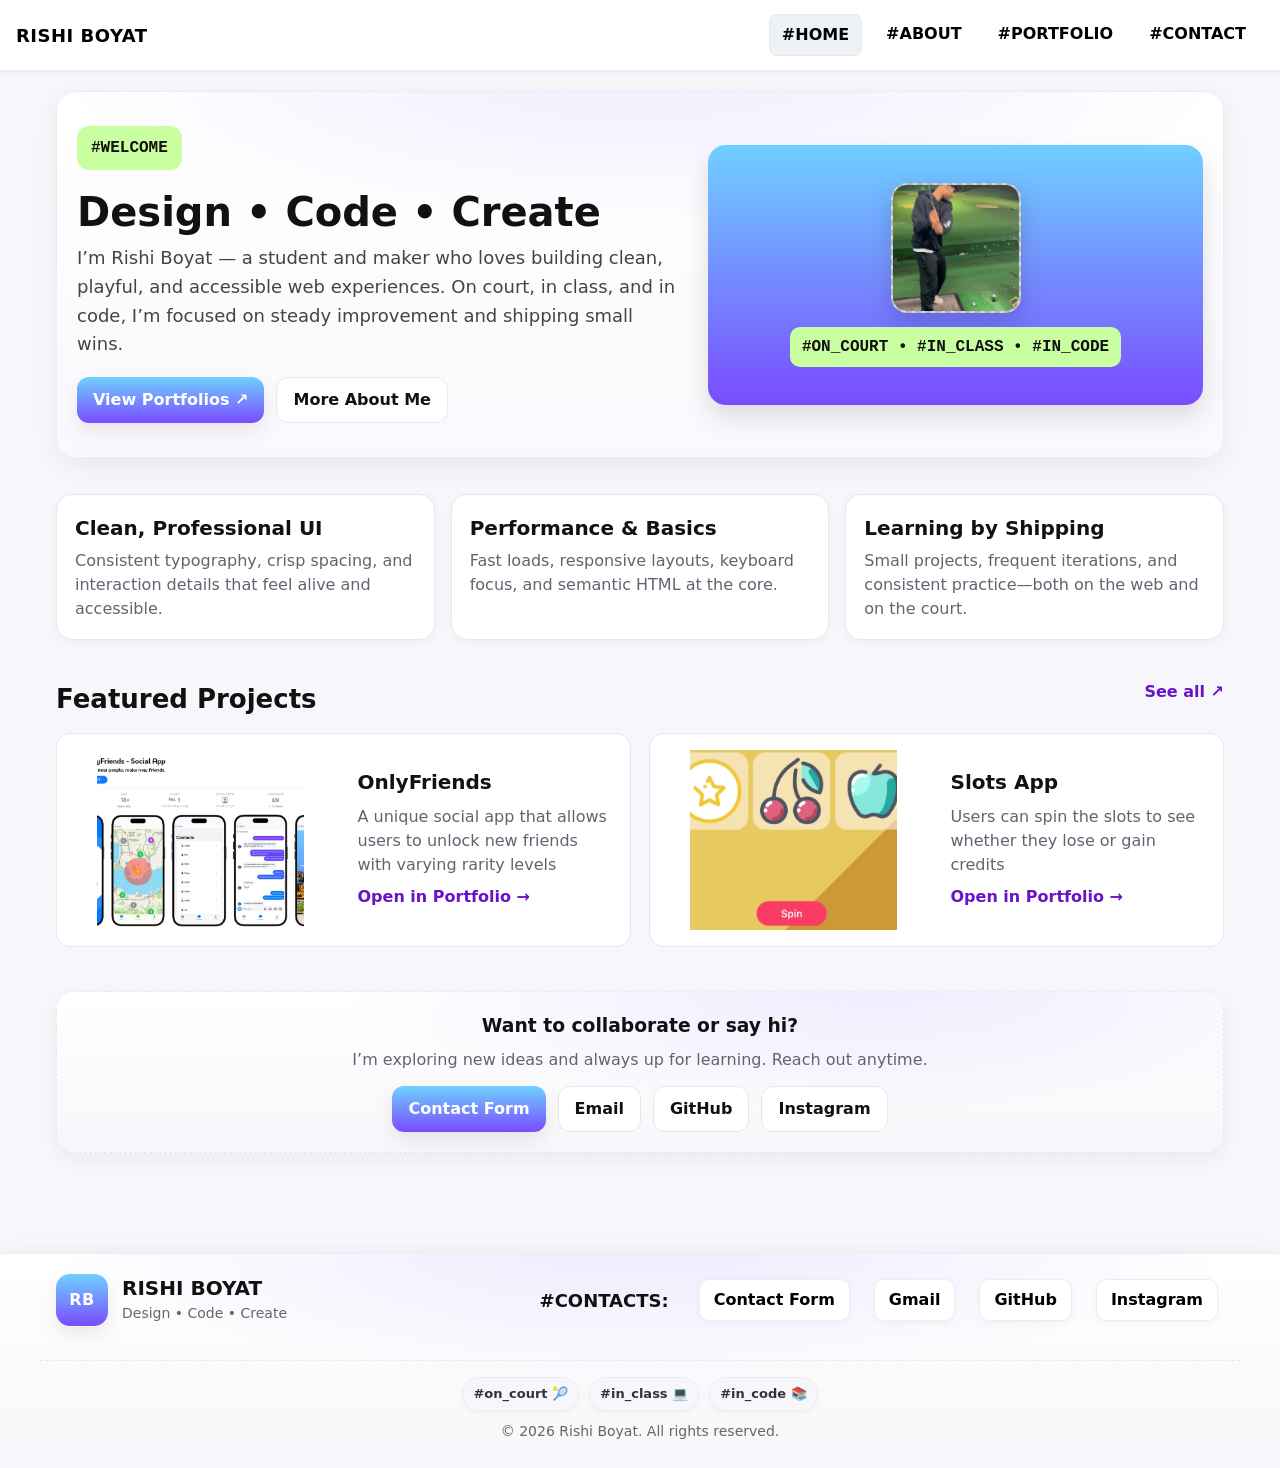
<file: index.html>
<!DOCTYPE html>
<html lang="en">
<head>
  <meta charset="UTF-8" />
  <meta name="viewport" content="width=device-width, initial-scale=1.0"/>
  <title>#HOME</title>
  <link rel="stylesheet" href="style.css" />
  <style>
    :root{
      --bg:#f7f7fb;
      --card:#ffffff;
      --ink:#111;
      --muted:#5f6570;
      --brand:#6a11cb;
      --brand-2:#cfffb1;
      --ring:#e6e6ef;
      --shadow:0 12px 28px rgba(0,0,0,.08);
      --radius:16px;
    }
    /* Page wrapper */
    .home-wrap{
      max-width: 1200px;
      margin: 0 auto;
      padding: 20px 16px 60px;
    }

    /* Hero */
    .hero{
      position: relative;
      background:
        radial-gradient(1000px 280px at 50% -10%, rgba(165,143,255,.18), transparent 60%),
        linear-gradient(180deg, #ffffff 0%, #f9f9fd 100%);
      border: 1px solid #ececf3;
      box-shadow: 0 8px 26px rgba(0,0,0,.06);
      border-radius: 20px;
      padding: 34px 20px;
      overflow: hidden;
    }
    .hero-inner{
      display: grid;
      grid-template-columns: 1.1fr 0.9fr;
      gap: 26px;
      align-items: center;
    }
    @media (max-width: 900px){
      .hero-inner{ grid-template-columns: 1fr; }
    }
    .hero-badge{
      display:inline-block;
      background:#c9ffa0;
      color:#111;
      border-radius: 12px;
      padding: 10px 14px;
      font-weight: 800;
      font-family: ui-monospace, Menlo, Consolas, monospace;
      margin-bottom: 12px;
    }
    .hero h1{
      margin: 8px 0 10px;
      font-size: 40px;
      line-height: 1.1;
    }
    .hero p.lead{
      margin: 0 0 18px;
      color:#444;
      font-size: 18px;
      line-height: 1.6;
      max-width: 60ch;
    }
    .hero-cta{
      display:flex; gap:12px; flex-wrap: wrap;
    }
    .btn{
      appearance:none; border:1px solid var(--ring);
      background:#fff; color:#111; font-weight:700;
      padding:10px 16px; border-radius:12px; cursor:pointer;
      text-decoration:none; display:inline-flex; align-items:center; gap:8px;
      transition: background-color .2s, color .2s, transform .2s, box-shadow .2s;
    }
    .btn:hover{ background: var(--brand-2); color: var(--brand); transform: translateY(-2px); box-shadow: 0 6px 16px rgba(0,0,0,.08); }
    .btn.primary{
      background: linear-gradient(180deg, #6fd0ff, #7a4bff);
      color:#fff; border: none; box-shadow: 0 8px 20px rgba(0,0,0,.08);
    }
    .btn.primary:hover{ filter: brightness(1.05); transform: translateY(-2px); }

    .hero-card{
      background: linear-gradient(180deg, #6fd0ff, #7a4bff);
      color:#fff; border-radius: 18px;
      padding: 26px; min-height: 260px;
      display:flex; flex-direction:column; align-items:center; justify-content:center;
      box-shadow: 0 12px 26px rgba(0,0,0,.12);
      text-align:center;
      position: relative;
    }
    .hero-avatar{
      width:130px; height:130px; border-radius:16px;
      background:#d9d9d9; border:2px dashed rgba(0,0,0,.15);
      display:flex; align-items:center; justify-content:center;
      box-shadow: 0 10px 24px rgba(0,0,0,.15);
      margin-bottom:14px;
      overflow:hidden;
    }
    /* Ensure hero image fills the frame cleanly */
    .hero-avatar img{
      width:100%; height:100%; object-fit: cover; display:block;
    }
    .hero-chip{
      display:inline-block; background:#c9ffa0; color:#111;
      border-radius:10px; padding:8px 12px; font-weight:800; font-family: ui-monospace, Menlo, Consolas, monospace;
    }

    /* Highlights (three cards) */
    .highlights{
      margin-top: 36px;
      display:grid; gap:16px;
      grid-template-columns: 1fr;
    }
    @media (min-width: 820px){
      .highlights{ grid-template-columns: repeat(3, 1fr); }
    }
    .tile{
      background:#fff; border:1px solid var(--ring); border-radius: var(--radius);
      box-shadow: 0 2px 10px rgba(0,0,0,.04);
      padding: 18px;
      transition: transform .2s ease, box-shadow .2s ease, border-color .2s ease;
    }
    .tile:hover{ transform: translateY(-4px); border-color:#d7d7ec; box-shadow: var(--shadow); }
    .tile h3{ margin:0 0 6px; font-size:20px;}
    .tile p{ margin:0; color:var(--muted); }

    /* Featured projects preview */
    .featured{
      margin-top: 40px;
    }
    .featured-head{
      display:flex; align-items:baseline; justify-content:space-between; gap:12px;
      margin-bottom: 14px;
    }
    .featured-head h2{ margin:0; font-size:26px;}
    .featured-grid{
      display:grid; gap:18px; grid-template-columns: 1fr;
    }
    @media (min-width: 860px){
      .featured-grid{ grid-template-columns: 1fr 1fr; }
    }
    .fcard{
      background:#fff; border:1px solid var(--ring); border-radius: 14px; overflow:hidden;
      display:grid; grid-template-columns: 1fr 1fr; min-height: 200px;
      transition: transform .2s ease, box-shadow .2s ease, border-color .2s ease;
    }
    .fcard:hover{ transform: translateY(-4px); border-color:#d7d7ec; box-shadow: var(--shadow); }
    @media (max-width: 680px){
      .fcard{ grid-template-columns: 1fr; }
    }
    .fmedia{ background:#e9ecf3; min-height: 180px; }
    .fmedia img{ width:100%; height:100%; object-fit: cover; display:block; }
    .fbody{ padding: 14px; display:flex; flex-direction:column; gap:8px; justify-content:center; }
    .fbody h3{ margin:0; font-size:20px; }
    .fbody p{ margin:0; color:var(--muted); }
    .mini-link{
      align-self:flex-start; font-weight:800; color:var(--brand); text-decoration:none;
      border-bottom: 2px solid transparent; padding-bottom:2px;
      transition: color .2s, border-color .2s, transform .2s;
    }
    .mini-link:hover{ color:#4d0fb2; border-color:#c9b6ff; transform: translateY(-1px); }

    /* CTA strip */
    .cta-strip{
      margin-top: 44px;
      background:
        radial-gradient(900px 220px at 70% -10%, rgba(165,143,255,.18), transparent 60%),
        linear-gradient(180deg, #ffffff 0%, #f7f7fb 100%);
      border: 1px dashed #e6e6ef;
      border-radius: 18px;
      padding: 20px;
      text-align: center;
      box-shadow: 0 6px 18px rgba(0,0,0,.05);
    }
    .cta-strip h3{ margin: 0 0 8px; }
    .cta-strip p{ margin: 0 0 14px; color: var(--muted); }
    .cta-actions{ display:flex; gap:12px; justify-content:center; flex-wrap: wrap; }

    /* Accessibility focus */
    a:focus-visible, button:focus-visible{
      outline: 3px solid #a7d3ff;
      outline-offset: 2px;
      border-radius: 8px;
    }
  </style>
</head>
<body>
<header>
  <h1>RISHI BOYAT</h1>
  <nav>
    <a href="index.html" class="active">#HOME</a>
    <a href="about.html">#ABOUT</a>
    <a href="portfolios.html">#PORTFOLIO</a>
    <a href="contact.html">#CONTACT</a>
  </nav>
</header>

<main class="home-wrap" aria-label="Home">
  <!-- Hero -->
  <section class="hero" aria-labelledby="hero-title">
    <div class="hero-inner">
      <div>
        <span class="hero-badge">#WELCOME</span>
        <h1 id="hero-title">Design • Code • Create</h1>
        <p class="lead">
          I’m Rishi Boyat — a student and maker who loves building clean, playful, and accessible web experiences.
          On court, in class, and in code, I’m focused on steady improvement and shipping small wins.
        </p>
        <div class="hero-cta">
          <a class="btn primary" href="portfolios.html">View Portfolios ↗</a>
          <a class="btn" href="about.html">More About Me</a>
        </div>
      </div>
      <aside class="hero-card" aria-label="Quick profile">
        <!-- Replace the src with your avatar URL -->
        <div class="hero-avatar" role="img" aria-label="Profile image">
          <img src="292A24C2-0A14-4BED-9554-617AEAA134FA.png" alt="Rishi Boyat profile photo">
        </div>
        <div class="hero-chip">#ON_COURT • #IN_CLASS • #IN_CODE</div>
      </aside>
    </div>
  </section>

  <!-- Highlights -->
  <section class="highlights" aria-label="Highlights">
    <article class="tile">
      <h3>Clean, Professional UI</h3>
      <p>Consistent typography, crisp spacing, and interaction details that feel alive and accessible.</p>
    </article>
    <article class="tile">
      <h3>Performance & Basics</h3>
      <p>Fast loads, responsive layouts, keyboard focus, and semantic HTML at the core.</p>
    </article>
    <article class="tile">
      <h3>Learning by Shipping</h3>
      <p>Small projects, frequent iterations, and consistent practice—both on the web and on the court.</p>
    </article>
  </section>

  <!-- Featured projects preview -->
  <section class="featured" aria-labelledby="feat-title">
    <div class="featured-head">
      <h2 id="feat-title">Featured Projects</h2>
      <a class="mini-link" href="portfolios.html" aria-label="Go to Portfolio">See all ↗</a>
    </div>

    <div class="featured-grid">
      <!-- Card A -->
      <article class="fcard">
        <figure class="fmedia">
          <!-- Replace with your project image URL -->
          <img src="Screenshot 2025-10-21 at 6.51.44 PM.png" alt="OnlyFriends preview">
        </figure>
        <div class="fbody">
          <h3>OnlyFriends</h3>
          <p>A unique social app that allows users to unlock new friends with varying rarity levels</p>
          <a class="mini-link" href="portfolios.html#onlyfriends">Open in Portfolio →</a>
        </div>
      </article>

      <!-- Card B -->
      <article class="fcard">
        <figure class="fmedia">
          <!-- Replace with your project image URL -->
          <img src="Screenshot 2025-10-26 at 5.23.07 PM.png" alt="Slots App preview">
        </figure>
        <div class="fbody">
          <h3>Slots App</h3>
          <p>Users can spin the slots to see whether they lose or gain credits</p>
          <a class="mini-link" href="portfolios.html#slots">Open in Portfolio →</a>
        </div>
      </article>
    </div>
  </section>

  <!-- CTA -->
  <section class="cta-strip" aria-labelledby="cta-title">
    <h3 id="cta-title">Want to collaborate or say hi?</h3>
    <p>I’m exploring new ideas and always up for learning. Reach out anytime.</p>
    <div class="cta-actions">
      <a class="btn primary" href="contact.html">Contact Form</a>
      <a class="btn" href="mailto:rishi.boyat@gmail.com">Email</a>
      <a class="btn" href="https://github.com/KingRB04122009" target="_blank" rel="noopener noreferrer">GitHub</a>
      <a class="btn" href="https://instagram.com/rishiboyat12" target="_blank" rel="noopener noreferrer">Instagram</a>
    </div>
  </section>
</main>

<footer class="site-footer">
  <div class="footer-inner">
    <!-- Brand block -->
    <div class="footer-brand">
      <div class="brand-badge">RB</div>
      <div class="brand-meta">
        <h3>RISHI BOYAT</h3>
        <p>Design • Code • Create</p>
      </div>
    </div>

    <!-- Contacts -->
    <div class="footer-contacts">
      <h3 class="footer-title">#CONTACTS:</h3>
      <nav class="contact-links" aria-label="Social links">
        <a href="contact.html">Contact Form</a>
        <a href="mailto:rishi.boyat@gmail.com">Gmail</a>
        <a href="https://github.com/KingRB04122009" target="_blank" rel="noopener noreferrer">GitHub</a>
        <a href="https://instagram.com/rishiboyat12" target="_blank" rel="noopener noreferrer">Instagram</a>
      </nav>
    </div>
  </div>

  <div class="footer-bottom">
    <div class="chips">
      <span class="chip">#on_court 🎾</span>
      <span class="chip">#in_class 💻</span>
      <span class="chip">#in_code 📚</span>
    </div>
    <p class="legal">© <span id="year">2025</span> Rishi Boyat. All rights reserved.</p>
  </div>
</footer>

<script>
  // Update year automatically
  document.getElementById('year').textContent = new Date().getFullYear();
</script>
</body>
</html>
</file>
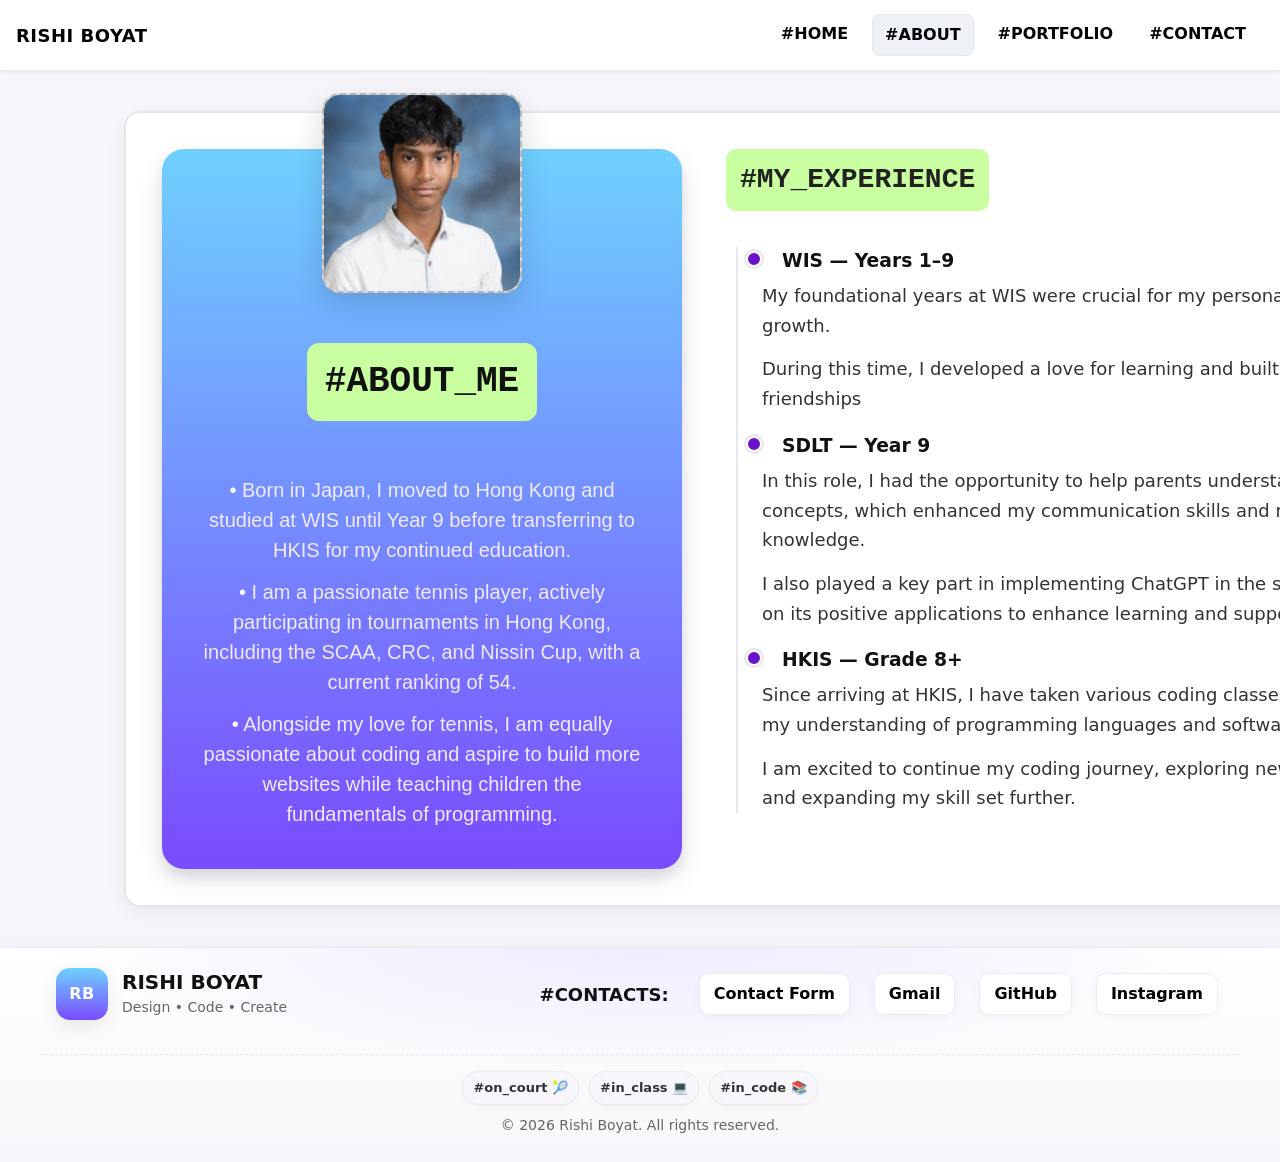
<file: about.html>
<!DOCTYPE html>
<html lang="en">
<head>
    <meta charset="UTF-8">
    <meta name="viewport" content="width=device-width, initial-scale=1.0">
    <title>#ABOUT</title>
    <link rel="stylesheet" href="style.css">
</head>
<style>
/* Full-width wrapper but with comfortable side padding */
.about-wrap.wide{
  width: 100%;
  margin: 40px 0;
  padding: 0 24px; /* space from the viewport edges */
}

/* Big box remains, now stretches full width */
.about-box{
  background: #ffffff;
  border: 2px solid #e6e6e6;
  border-radius: 16px;
  padding: 36px;
  box-shadow: 0 6px 20px rgba(0,0,0,.06);
  margin-right: 100px;
  width: 1400px;
  margin-left: 100px;
}

/* Wider grid so both columns are big and eye-catching */
.about-grid.wide{
  display: grid;
  grid-template-columns: minmax(380px, 520px) 1fr; /* larger about card, flexible right column */
  gap: 44px; /* generous gap between columns */
  align-items: start;
}

@media (max-width: 1100px){
  .about-grid.wide{
    grid-template-columns: 1fr; /* stack on small screens */
    gap: 28px;
  }
}

/* About card scales up inside the full-width layout */
.about-card{
  position: relative;
  background: linear-gradient(180deg, #6fd0ff, #7a4bff);
  color: #fff;
  border-radius: 22px;
  padding: 120px 28px 28px; /* more breathing room */
  box-shadow: 0 10px 25px rgba(50,50,93,.12), 0 8px 12px rgba(0,0,0,.08);
  min-height: 560px;
  text-align: center;
  font-family: 'Comic Neue', sans-serif;
}

.about-avatar{
  position: absolute;
  top: -56px;
  left: 50%;
  transform: translateX(-50%);
  width: 200px;
  height: 200px;
  border-radius: 18px;
  overflow: hidden;
  background: #d9d9d9;
  border: 2px dashed rgba(0,0,0,.15);
  box-shadow: 0 10px 30px rgba(0,0,0,.15);
  display: flex;
  align-items: center;
  justify-content: center;
}

/* Ensure image fills the avatar frame nicely */
.about-avatar img{
  width: 100%;
  height: 100%;
  object-fit: cover;
  display: block;
}

.about-tag{
  display: inline-block;
  background: #c9ffa0;
  color: #111;
  border-radius: 12px;
  padding: 12px 18px;
  font-weight: 700;
  font-family: ui-monospace, Menlo, Consolas, monospace;
  margin-top: 74px;
  margin-bottom: 36px;
}
.about-tag--big{
  font-size: 36px; /* matches/edges the experience title for impact */
}

/* Bullet text larger for readability */
.about-list{
  list-style: none;
  padding: 0 10px;
  margin: 18px 0 0;
  color: #f1eaff;
  font-size: 20px;
  line-height: 1.5;
  text-align: center;
}
.about-list li{ margin: 12px 0; }
.about-list li::before{ content: "• "; color: #fff; }

/* Experience text enlarged for comfortable reading on wide layouts */
.about-text{
  max-width: 70ch;
}
.about-text p{
  margin: 0 0 14px;
  color: #333;
  line-height: 1.65;
  font-size: 18px;
}

.exp-title{
  display: inline-block;
  background: #c9ffa0;
  color: #222;
  padding: 10px 14px;
  border-radius: 10px;
  font-weight: 700;
  font-size: 28px;
  font-family: ui-monospace, Menlo, Consolas, monospace;
  margin: 0 0 18px;
}

/* Visual timeline */
.timeline{
  position: relative;
  margin-top: 8px;
  padding-left: 26px;
}
.timeline::before{
  content: "";
  position: absolute;
  left: 10px;
  top: 0;
  bottom: 0;
  width: 2px;
  background: #e6e6ef;
}
.t-item{
  position: relative;
  margin: 18px 0;
  padding-left: 10px;
}
.t-item::before{
  content: "";
  position: absolute;
  left: -6px;
  top: 4px;
  width: 12px;
  height: 12px;
  background: #6a11cb;
  border: 2px solid #fff;
  border-radius: 50%;
  box-shadow: 0 0 0 2px #e6e6ef;
}
.t-title{
  margin: 0 0 6px;
  font-weight: 700;
  margin-left: 20px;
}
.t-meta{
  margin: 0 0 8px;
  color: #666;
  font-size: 14px;
  margin-left: 20px;
}
.t-desc{
  margin: 0;
  color: #333;
  margin-left: 20px;
}

@media (max-width: 640px){
  .about-card{ padding: 90px 20px 20px; }
  .about-avatar{ width: 140px; height: 140px; top: -40px; }
  .about-text p{ font-size: 16px; }
}
</style>
<body>

<header>
  <h1>RISHI BOYAT</h1>
  <nav>
    <a href="index.html">#HOME</a>
    <a href="about.html" class="active">#ABOUT</a>
    <a href="portfolios.html">#PORTFOLIO</a>
    <a href="contact.html">#CONTACT</a>
  </nav>
</header>

<main class="about-wrap wide">
  <section class="about-box">
    <div class="about-grid wide">
      <!-- Left: about card -->
      <div class="about-card">
        <!-- Replace the src value with your image URL -->
        <div class="about-avatar" role="img" aria-label="Profile image">
          <img src="picture-70c20bb6fb41374b83eafc583edce2e0_66ecf325489f5.jpg" alt="Rishi Boyat profile photo">
        </div>

        <div class="about-tag about-tag--big">#ABOUT_ME</div>
        <ul class="about-list">
          <li>Born in Japan, I moved to Hong Kong and studied at WIS until Year 9 before transferring to HKIS for my continued education.</li>
          <li>I am a passionate tennis player, actively participating in tournaments in Hong Kong, including the SCAA, CRC, and Nissin Cup, with a current ranking of 54.</li>
          <li>Alongside my love for tennis, I am equally passionate about coding and aspire to build more websites while teaching children the fundamentals of programming.</li>
        </ul>
      </div>

      <div class="about-text">
        <h2 class="exp-title">#MY_EXPERIENCE</h2>

        <div class="timeline" aria-label="Timeline of milestones">
          <div class="t-item">
            <h3 class="t-title">WIS — Years 1–9</h3>
            <p class="t-meta">My foundational years at WIS were crucial for my personal and academic growth.</p>
            <p class="t-desc">During this time, I developed a love for learning and built lasting friendships</p>
          </div>

          <div class="t-item">
            <h3 class="t-title">SDLT — Year 9</h3>
            <p class="t-meta">In this role, I had the opportunity to help parents understand coding concepts, which enhanced my communication skills and reinforced my knowledge.</p>
            <p class="t-desc">I also played a key part in implementing ChatGPT in the school, focusing on its positive applications to enhance learning and support students.</p>
          </div>

          <div class="t-item">
            <h3 class="t-title">HKIS — Grade 8+</h3>
            <p class="t-meta">Since arriving at HKIS, I have taken various coding classes that deepened my understanding of programming languages and software development.</p>
            <p class="t-desc">I am excited to continue my coding journey, exploring new technologies and expanding my skill set further.</p>
          </div>

        </div>
      </div>
    </div>
  </section>
</main>

<footer class="site-footer">
  <div class="footer-inner">
    <div class="footer-brand">
      <div class="brand-badge">RB</div>
      <div class="brand-meta">
        <h3>RISHI BOYAT</h3>
        <p>Design • Code • Create</p>
      </div>
    </div>

    <div class="footer-contacts">
      <h3 class="footer-title">#CONTACTS:</h3>
      <nav class="contact-links" aria-label="Social links">
        <a href="contact.html">Contact Form</a>
        <a href="mailto:rishi.boyat@gmail.com">Gmail</a>
        <a href="https://github.com/KingRB04122009" target="_blank" rel="noopener noreferrer">GitHub</a>
        <a href="https://instagram.com/rishiboyat12" target="_blank" rel="noopener noreferrer">Instagram</a>
      </nav>
    </div>
  </div>

  <div class="footer-bottom">
    <div class="chips">
      <span class="chip">#on_court 🎾</span>
      <span class="chip">#in_class 💻</span>
      <span class="chip">#in_code 📚</span>
    </div>
    <p class="legal">© <span id="year">2025</span> Rishi Boyat. All rights reserved.</p>
  </div>
</footer>

<script>
  document.getElementById('year').textContent = new Date().getFullYear();
</script>

</body>
</html>
</file>
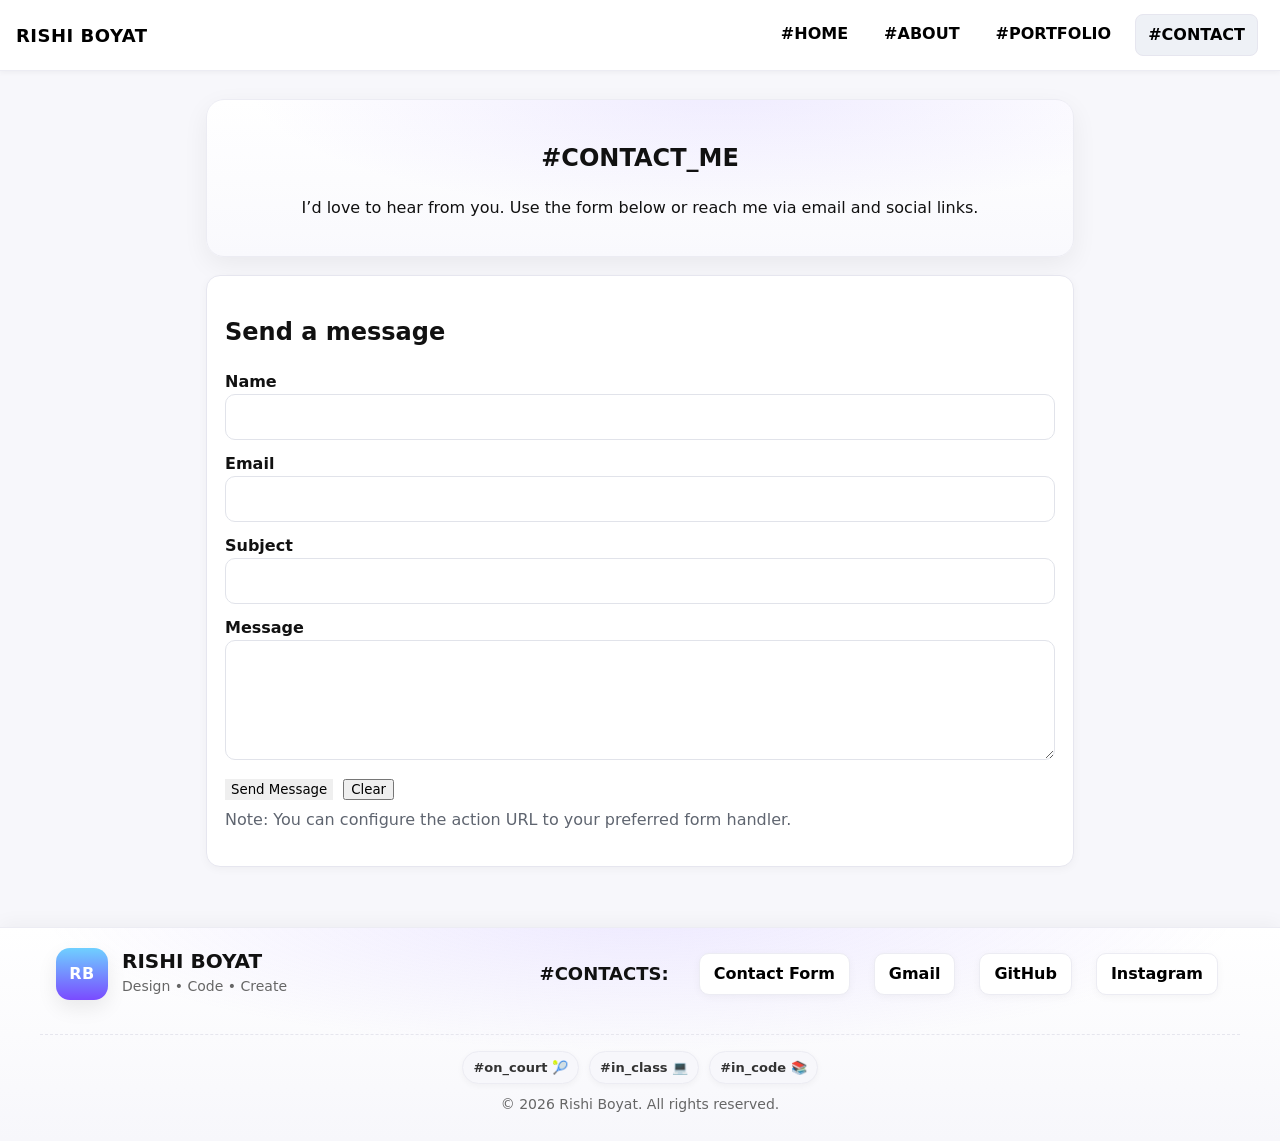
<file: contact.html>
<!DOCTYPE html>
<html lang="en">
<head>
  <meta charset="UTF-8" />
  <meta name="viewport" content="width=device-width, initial-scale=1.0"/>
  <title>#CONTACT</title>
  <link rel="stylesheet" href="style.css" />
  <style>
    .contact-wrap{
      max-width: 900px;
      margin: 28px auto 60px;
      padding: 0 16px;
    }
    .contact-hero{
      background:
        radial-gradient(800px 220px at 60% -10%, rgba(165,143,255,.18), transparent 60%),
        linear-gradient(180deg, #ffffff 0%, #f9f9fd 100%);
      border: 1px solid #ececf3;
      border-radius: 18px;
      box-shadow: 0 8px 26px rgba(0,0,0,.06);
      padding: 20px;
      margin-bottom: 18px;
      text-align: center;
    }
    .contact-grid{
      display: grid;
      grid-template-columns: 1fr;
      gap: 16px;
    }
    .card{
      background: #fff;
      border: 1px solid #e6e6ef;
      border-radius: 14px;
      padding: 18px;
      box-shadow: 0 2px 10px rgba(0,0,0,.04);
    }
    form{
      display: grid;
      gap: 12px;
    }
    label{ font-weight: 600; }
    input, textarea{
      width: 100%;
      padding: 10px 12px;
      border: 1px solid #e1e3ea;
      border-radius: 10px;
      font: inherit;
      background: #fff;
    }
    textarea{ min-height: 120px; resize: vertical; }
    .actions{ display: flex; gap: 10px; flex-wrap: wrap; }
    .btn.primary{ border: none; }
    .contact-list{
      display: grid;
      gap: 8px;
    }
    .contact-list a{
      color: var(--brand);
      text-decoration: none;
      font-weight: 700;
    }
    .contact-list a:hover{ text-decoration: underline; }
  </style>
</head>
<body>
<header>
  <h1>RISHI BOYAT</h1>
  <nav>
    <a href="index.html">#HOME</a>
    <a href="about.html">#ABOUT</a>
    <a href="portfolios.html">#PORTFOLIO</a>
    <a href="contact.html" class="active">#CONTACT</a>
  </nav>
</header>

<main class="contact-wrap">
  <section class="contact-hero">
    <h1>#CONTACT_ME</h1>
    <p>I’d love to hear from you. Use the form below or reach me via email and social links.</p>
  </section>

  <div class="contact-grid">
    <section class="card" aria-labelledby="form-title">
      <h2 id="form-title">Send a message</h2>
      <form action="https://formspree.io/f/your-id" method="POST">
        <div>
          <label for="name">Name</label>
          <input id="name" name="name" type="text" autocomplete="name" required>
        </div>
        <div>
          <label for="email">Email</label>
          <input id="email" name="email" type="email" autocomplete="email" required>
        </div>
        <div>
          <label for="subject">Subject</label>
          <input id="subject" name="subject" type="text" required>
        </div>
        <div>
          <label for="message">Message</label>
          <textarea id="message" name="message" required></textarea>
        </div>
        <div class="actions">
          <button class="btn primary" type="submit">Send Message</button>
          <button class="btn" type="reset">Clear</button>
        </div>
      </form>
      <p class="muted" style="color:#5f6570; margin-top:8px;">Note: You can configure the action URL to your preferred form handler.</p>
    </section>
  </div>
</main>

<footer class="site-footer">
  <div class="footer-inner">
    <div class="footer-brand">
      <div class="brand-badge">RB</div>
      <div class="brand-meta">
        <h3>RISHI BOYAT</h3>
        <p>Design • Code • Create</p>
      </div>
    </div>

    <div class="footer-contacts">
      <h3 class="footer-title">#CONTACTS:</h3>
      <nav class="contact-links" aria-label="Social links">
        <a href="contact.html">Contact Form</a>
        <a href="mailto:rishi.boyat@gmail.com">Gmail</a>
        <a href="https://github.com/KingRB04122009" target="_blank" rel="noopener noreferrer">GitHub</a>
        <a href="https://instagram.com/rishiboyat12" target="_blank" rel="noopener noreferrer">Instagram</a>
      </nav>
    </div>
  </div>

  <div class="footer-bottom">
    <div class="chips">
      <span class="chip">#on_court 🎾</span>
      <span class="chip">#in_class 💻</span>
      <span class="chip">#in_code 📚</span>
    </div>
    <p class="legal">© <span id="year">2025</span> Rishi Boyat. All rights reserved.</p>
  </div>
</footer>

<script>
  document.getElementById('year').textContent = new Date().getFullYear();
</script>
</body>
</html>
</file>
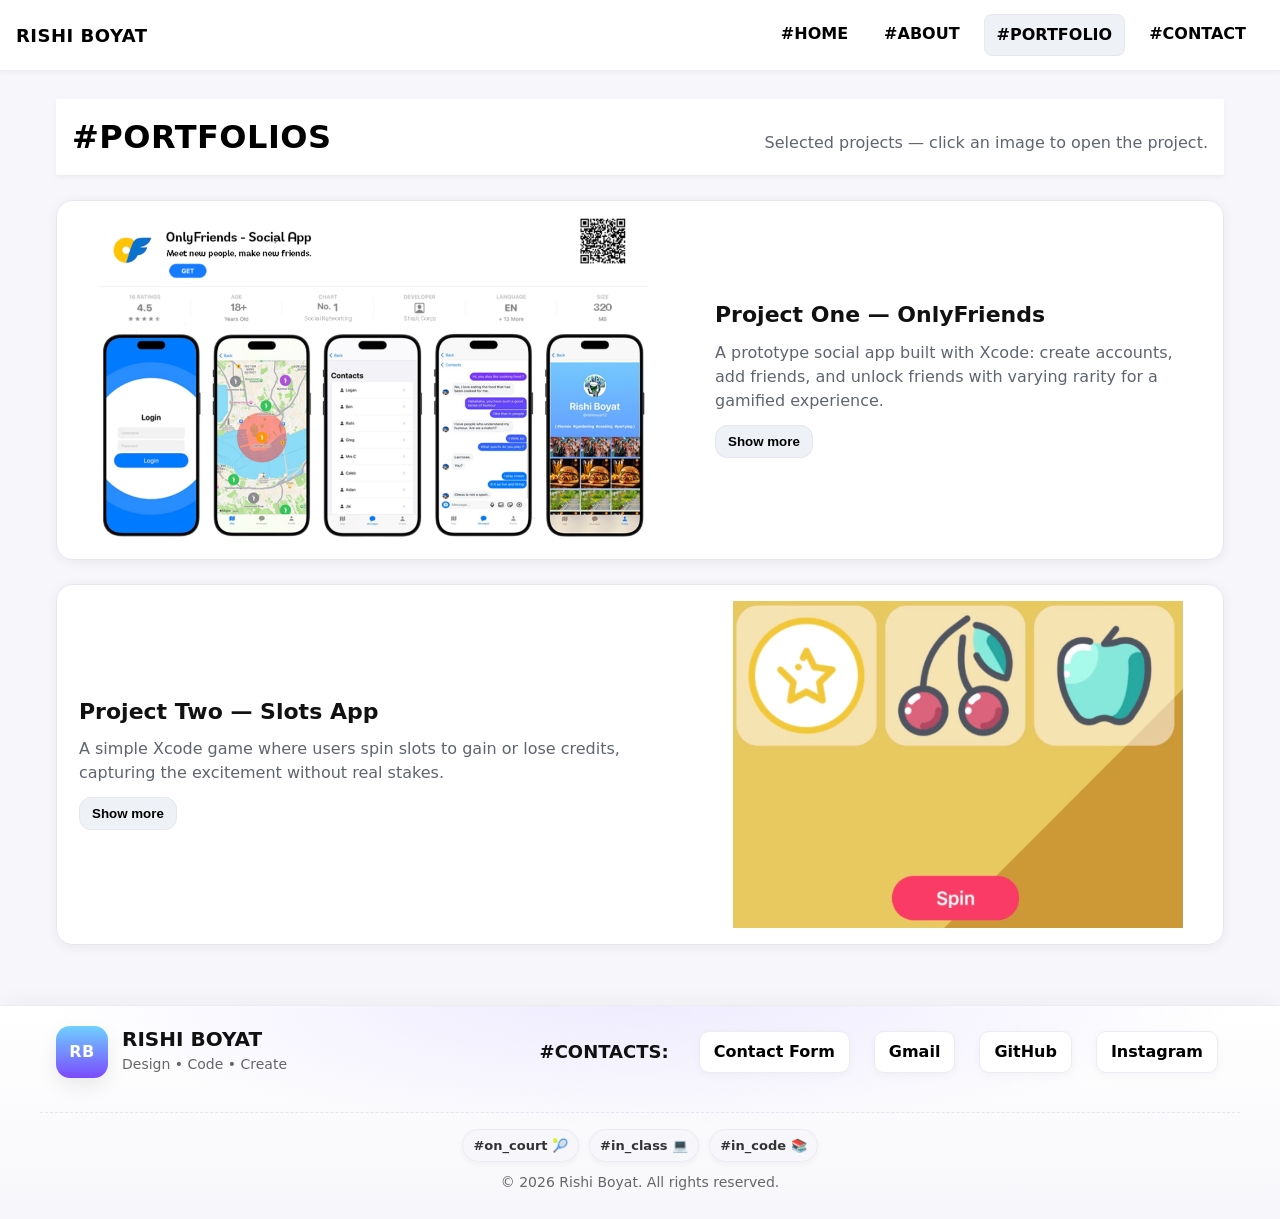
<file: portfolios.html>
<!DOCTYPE html>
<html lang="en">
<head>
  <meta charset="UTF-8">
  <meta name="viewport" content="width=device-width, initial-scale=1.0">
  <title>#PORTFOLIO</title>
  <link rel="stylesheet" href="style.css">
  <style>
    :root {
      --bg: #f7f7fb;
      --card: #ffffff;
      --ink: #111;
      --muted: #5f6570;
      --brand: #6a11cb;
      --brand-2: #cfffb1;
      --ring: #e6e6ef;
      --shadow: 0 12px 40px rgba(0,0,0,.10);
      --radius: 16px;
    }
    .wrap {
      max-width: 1200px;
      margin: 28px auto 60px;
      padding: 0 16px;
    }
    header.page-head {
      display: flex;
      align-items: baseline;
      justify-content: space-between;
      gap: 12px;
      margin-bottom: 24px;
    }
    .page-head h1 { margin: 0; font-size: 32px; }
    .page-head p { margin: 0; color: var(--muted); font-size: 16px; }

    .grid {
      display: grid;
      grid-template-columns: 1fr;
      gap: 24px;
    }

    .card {
      background: var(--card);
      border: 1px solid var(--ring);
      border-radius: var(--radius);
      overflow: hidden;
      box-shadow: 0 2px 12px rgba(0,0,0,.06);
      transition: transform .2s ease, box-shadow .2s ease, border-color .2s ease;
      display: grid;
      grid-template-columns: 1.2fr 1fr;
      min-height: 320px;
      margin-bottom: 0;
    }
    .card:hover {
      transform: translateY(-4px);
      border-color: #d7d7ec;
      box-shadow: var(--shadow);
    }

    .media {
      position: relative;
      min-height: 280px;
      background: #e9ecf3;
    }
    .media a { display: block; height: 100%; }
    .media img {
      width: 100%;
      height: 100%;
      object-fit: cover;
      display: block;
      transition: transform .35s ease, filter .35s ease;
    }
    .card:hover .media img { transform: scale(1.03); filter: saturate(1.05); }

    .body {
      padding: 24px 22px;
      display: flex;
      flex-direction: column;
      gap: 12px;
      justify-content: center;
    }
    .title { margin: 0; font-size: 22px; line-height: 1.2; }
    .desc { margin: 0; color: var(--muted); font-size: 16px; }
    .more { display: none; color: var(--muted); margin-top: 2px; font-size: 15px; }

    .toggle {
      align-self: flex-start;
      background: #eef1f6;
      border: 1px solid var(--ring);
      padding: 8px 12px;
      border-radius: 12px;
      font-weight: 700;
      cursor: pointer;
      transition: background-color .2s, color .2s, transform .2s, box-shadow .2s;
    }
    .toggle:hover {
      background: var(--brand-2);
      color: var(--brand);
      transform: translateY(-1px);
      box-shadow: 0 3px 10px rgba(0,0,0,.06);
    }

    @media (max-width: 700px) {
      .card { grid-template-columns: 1fr; min-height: 0; }
      .media { min-height: 220px; }
      .media { order: 0; }
      .card.alt .media { order: 2; }
    }

    .toggle:focus-visible, .media a:focus-visible {
      outline: 3px solid #a7d3ff;
      outline-offset: 2px;
      border-radius: 8px;
    }

    .media .visit {
      position: absolute;
      left: 10px;
      bottom: 10px;
      background: rgba(255,255,255,.9);
      padding: 6px 10px;
      border-radius: 10px;
      font-size: 12px;
      border: 1px solid var(--ring);
      opacity: 0;
      transform: translateY(4px);
      transition: opacity .2s, transform .2s;
    }
    .card:hover .visit { opacity: 1; transform: translateY(0); }
  </style>
</head>
<body>
<header>
  <h1>RISHI BOYAT</h1>
  <nav>
    <a href="index.html">#HOME</a>
    <a href="about.html">#ABOUT</a>
    <a href="portfolios.html" class="active">#PORTFOLIO</a>
    <a href="contact.html">#CONTACT</a>
  </nav>
</header>

<div class="wrap">
  <header class="page-head">
    <h1>#PORTFOLIOS</h1>
    <p>Selected projects — click an image to open the project.</p>
  </header>

  <section class="grid" aria-label="Project grid">
    <!-- Card 1 -->
    <article class="card" id="onlyfriends">
      <figure class="media">
        <a href="https://github.com/KingRB04122009/OnlyFriends" target="_blank" rel="noopener noreferrer" aria-label="Open OnlyFriends project">
          <img alt="OnlyFriends preview" src="Screenshot 2025-10-21 at 6.51.44 PM.png">
          <span class="visit">Visit project ↗</span>
        </a>
      </figure>
      <div class="body">
        <h3 class="title">Project One — OnlyFriends</h3>
        <p class="desc">A prototype social app built with Xcode: create accounts, add friends, and unlock friends with varying rarity for a gamified experience.</p>
        <p class="more">Built collaboratively in class, focused on user engagement, personalized profiles, and a unique rarity system.</p>
        <button class="toggle" aria-expanded="false">Show more</button>
      </div>
    </article>

    <!-- Card 2 -->
    <article class="card alt" id="slots">
      <div class="body">
        <h3 class="title">Project Two — Slots App</h3>
        <p class="desc">A simple Xcode game where users spin slots to gain or lose credits, capturing the excitement without real stakes.</p>
        <p class="more">Developed independently with a clean interface for tracking credits and quick feedback loops.</p>
        <button class="toggle" aria-expanded="false">Show more</button>
      </div>
      <figure class="media">
        <a href=https://github.com/KingRB04122009/Slots_App" target="_blank" rel="noopener noreferrer" aria-label="Open Slots App project">
          <img alt="Slots App preview" src="Screenshot 2025-10-26 at 5.23.07 PM.png" width='1200' height='800'%3E%3Crect width='100%25' height='100%25' fill='%23e9ecf3'/%3E%3Ctext x='50%25' y='50%25' dominant-baseline='middle' text-anchor='middle' fill='%23666' font-size='32'%3ESlots%3C/text%3E%3C/svg%3E">
          <span class="visit">Visit project ↗</span>
        </a>
      </figure>
    </article>
  </section>
</div>

<footer class="site-footer">
  <div class="footer-inner">
    <div class="footer-brand">
      <div class="brand-badge">RB</div>
      <div class="brand-meta">
        <h3>RISHI BOYAT</h3>
        <p>Design • Code • Create</p>
      </div>
    </div>

    <div class="footer-contacts">
      <h3 class="footer-title">#CONTACTS:</h3>
      <nav class="contact-links" aria-label="Social links">
        <a href="contact.html">Contact Form</a>
        <a href="mailto:rishi.boyat@gmail.com">Gmail</a>
        <a href="https://github.com/KingRB04122009" target="_blank" rel="noopener noreferrer">GitHub</a>
        <a href="https://instagram.com/rishiboyat12" target="_blank" rel="noopener noreferrer">Instagram</a>
      </nav>
    </div>
  </div>

  <div class="footer-bottom">
    <div class="chips">
      <span class="chip">#on_court 🎾</span>
      <span class="chip">#in_class 💻</span>
      <span class="chip">#in_code 📚</span>
    </div>
    <p class="legal">© <span id="year">2025</span> Rishi Boyat. All rights reserved.</p>
  </div>
</footer>

<script>
  // Toggle "show more"
  document.querySelectorAll('.card .toggle').forEach(btn => {
    btn.addEventListener('click', () => {
      const more = btn.parentElement.querySelector('.more');
      const expanded = btn.getAttribute('aria-expanded') === 'true';
      more.style.display = expanded ? 'none' : 'block';
      btn.setAttribute('aria-expanded', String(!expanded));
      btn.textContent = expanded ? 'Show more' : 'Show less';
    });
  });

  // Update year automatically
  document.getElementById('year').textContent = new Date().getFullYear();
</script>
</body>
</html>
</file>
<file: style.css>
/* Typography: professional, consistent (system UI stack for performance) */
* { box-sizing: border-box; }

html {
  -webkit-text-size-adjust: 100%;
}

body {
  margin: 0;
  padding: 0;
  background-color: #f7f7fb;
  color: #111;
  font-family: system-ui, -apple-system, Segoe UI, Roboto, "Helvetica Neue", Arial, "Noto Sans", "Liberation Sans", sans-serif;
  line-height: 1.5;
  text-rendering: optimizeLegibility;
}

/* Smooth page fade-in; respect prefers-reduced-motion */
@media (prefers-reduced-motion: no-preference) {
  body {
    opacity: 0;
    animation: fadeIn .35s ease-out forwards;
  }
}
@keyframes fadeIn {
  from { opacity: 0; transform: translateY(4px); }
  to   { opacity: 1; transform: translateY(0); }
}

a { color: inherit; }

header {
  position: sticky;
  top: 0;
  z-index: 100;
  display: flex;
  justify-content: space-between;
  align-items: center;
  padding: 14px 16px;
  background-color: #ffffff;
  color: black;
  border-bottom: 1px solid #ececf3;
  box-shadow: 0 2px 5px rgba(0,0,0,0.04);
}

header h1 {
  margin: 0;
  font-size: 18px;
  letter-spacing: .5px;
}

nav {
  display: flex;
  flex-wrap: wrap;
}

nav a {
  margin: 0 6px;
  color: black;
  text-decoration: none;
  font-weight: 600;
  padding: 8px 12px;
  border-radius: 8px;
  transition: background-color .2s, color .2s, transform .2s, box-shadow .2s;
}
nav a:hover {
  background-color: #cfffb1;
  color: #6a11cb;
  transform: translateY(-1px);
  box-shadow: 0 3px 10px rgba(0,0,0,.06);
}
nav a.active {
  background: #eef1f6;
  border: 1px solid #e6e6ef;
}

/* Footer (shared) */
.site-footer{
  margin-top: 40px;
  background:
    radial-gradient(1000px 240px at 50% -10%, rgba(165,143,255,.20), transparent 60%),
    linear-gradient(180deg, #ffffff 0%, #f7f7fb 100%);
  border-top: 1px solid #ececf3;
  box-shadow: 0 -4px 18px rgba(0,0,0,0.04);
}

.footer-inner{
  max-width: 1200px;
  margin: 0 auto;
  padding: 20px 16px 26px;
  display: grid;
  grid-template-columns: 1fr auto;
  gap: 20px;
  align-items: center;
}
@media (max-width: 800px){
  .footer-inner{
    grid-template-columns: 1fr;
    text-align: left;
  }
}

.footer-brand{
  display: flex;
  align-items: center;
  gap: 14px;
}
.brand-badge{
  width: 52px; height: 52px;
  border-radius: 14px;
  background: linear-gradient(180deg, #6fd0ff, #7a4bff);
  color: #fff;
  display: grid; place-items: center;
  font-weight: 800;
  letter-spacing: 0.5px;
  box-shadow: 0 8px 20px rgba(0,0,0,.08);
}
.brand-meta h3{
  font-size: 20px;
  line-height: 1.1;
  margin: 0;
}
.brand-meta p{
  margin: 4px 0 0;
  color: #666;
  font-size: 14px;
}

.footer-contacts{
  display: flex;
  align-items: center;
  gap: 14px;
  flex-wrap: wrap;
  justify-content: flex-end;
}
@media (max-width: 800px){
  .footer-contacts{
    justify-content: flex-start;
  }
}

.footer-title{
  margin: 0;
  font-size: 18px;
  font-weight: 800;
  margin-right: 10px;
}

.contact-links{
  display: flex;
  gap: 12px;
  align-items: center;
}

.contact-links a{
  color: black;
  text-decoration: none;
  background: #ffffff;
  padding: 8px 14px;
  border-radius: 10px;
  border: 1px solid #ececf3;
  box-shadow: 0 2px 8px rgba(0,0,0,.04);
  transition: background-color .2s, color .2s, transform .2s, box-shadow .2s;
  font-weight: 700;
}
.contact-links a:hover{
  background-color: #cfffb1;
  color: #6a11cb;
  transform: translateY(-2px);
  box-shadow: 0 6px 16px rgba(0,0,0,.08);
}

.footer-bottom{
  border-top: 1px dashed #e6e6ee;
  margin-top: 8px;
  padding: 16px 16px 26px;
  max-width: 1200px;
  margin-left: auto;
  margin-right: auto;
}
.chips{
  display: flex;
  gap: 10px;
  flex-wrap: wrap;
  justify-content: center;
  margin-bottom: 10px;
}
.chip{
  background: #f7f7fb;
  border: 1px solid #ececf3;
  color: #333;
  padding: 6px 10px;
  border-radius: 999px;
  font-weight: 700;
  font-size: 13px;
  box-shadow: 0 2px 6px rgba(0,0,0,.04);
}
.legal{
  text-align: center;
  color: #666;
  font-size: 14px;
  margin: 0;
}

/* Buttons (baseline) */
.btn{
  font-family: inherit;
}

/* Accessibility focus baseline */
a:focus-visible, button:focus-visible, input:focus-visible, textarea:focus-visible{
  outline: 3px solid #a7d3ff;
  outline-offset: 2px;
  border-radius: 8px;
}

/* Prevent accidental horizontal scrolls site-wide */
html, body {
  max-width: 100%;
  overflow-x: hidden;
}
</file>
